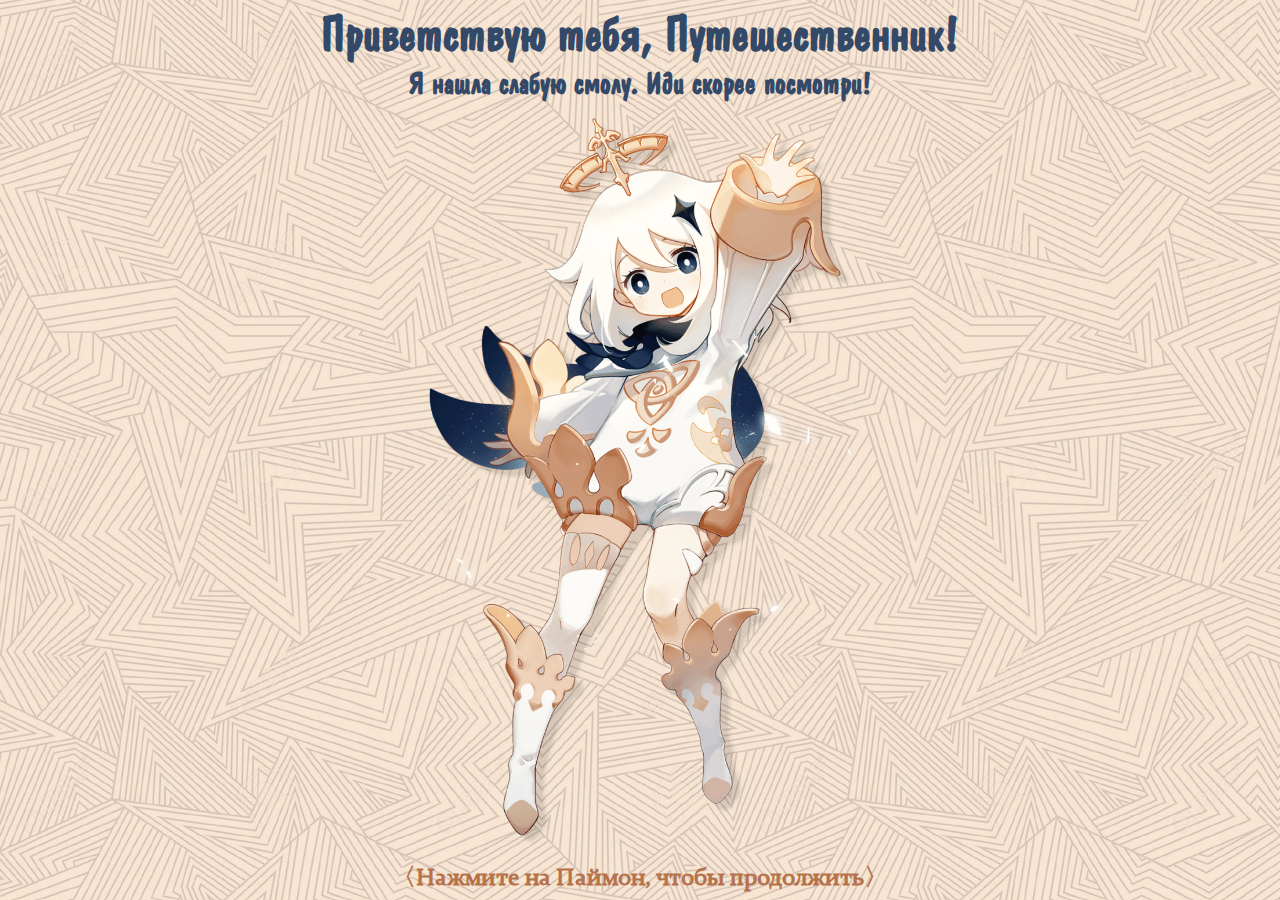
<file: index.html>
<!DOCTYPE html>
<html lang="ru">
<head>
	<meta charset="utf-8"/>
	<meta name="viewport" content="width=content-with; intial-scale=1.0" />
	<meta http-equiv="X-UA-Compatible" content="ie=edge" />
	<title>Site</title>
	<link rel="stylesheet" href="css/page1.css">
</head>
<body>
	<div class="page">
		<div class="content">
			<h1>Приветствую тебя, Путешественник!</h1>
			<h2>Я нашла слабую смолу. Иди скорее посмотри!</h2>
			<a href="cliker/page.html"><div class="img"></div></a>
			<h3>〈Нажмите на Паймон, чтобы продолжить〉</h3>
		</div>
	</div>
	
</body>
</html>
</file>
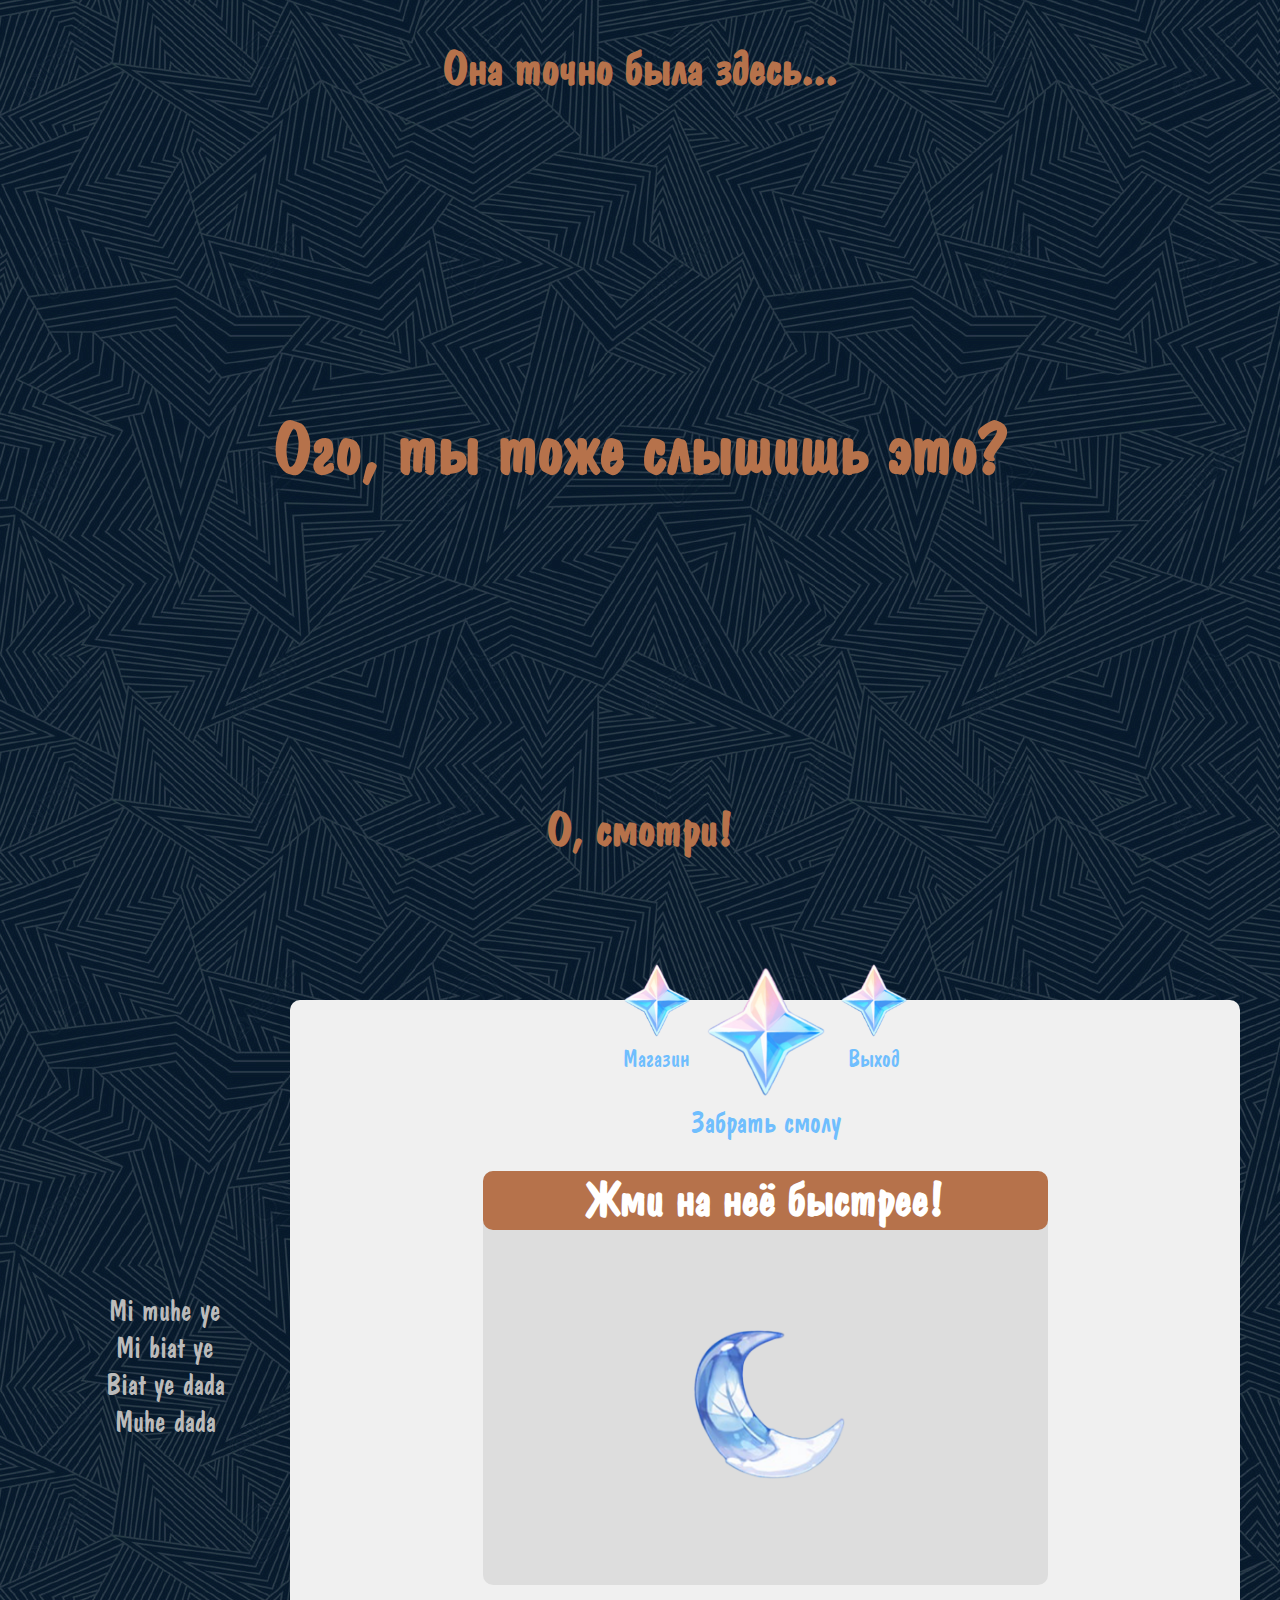
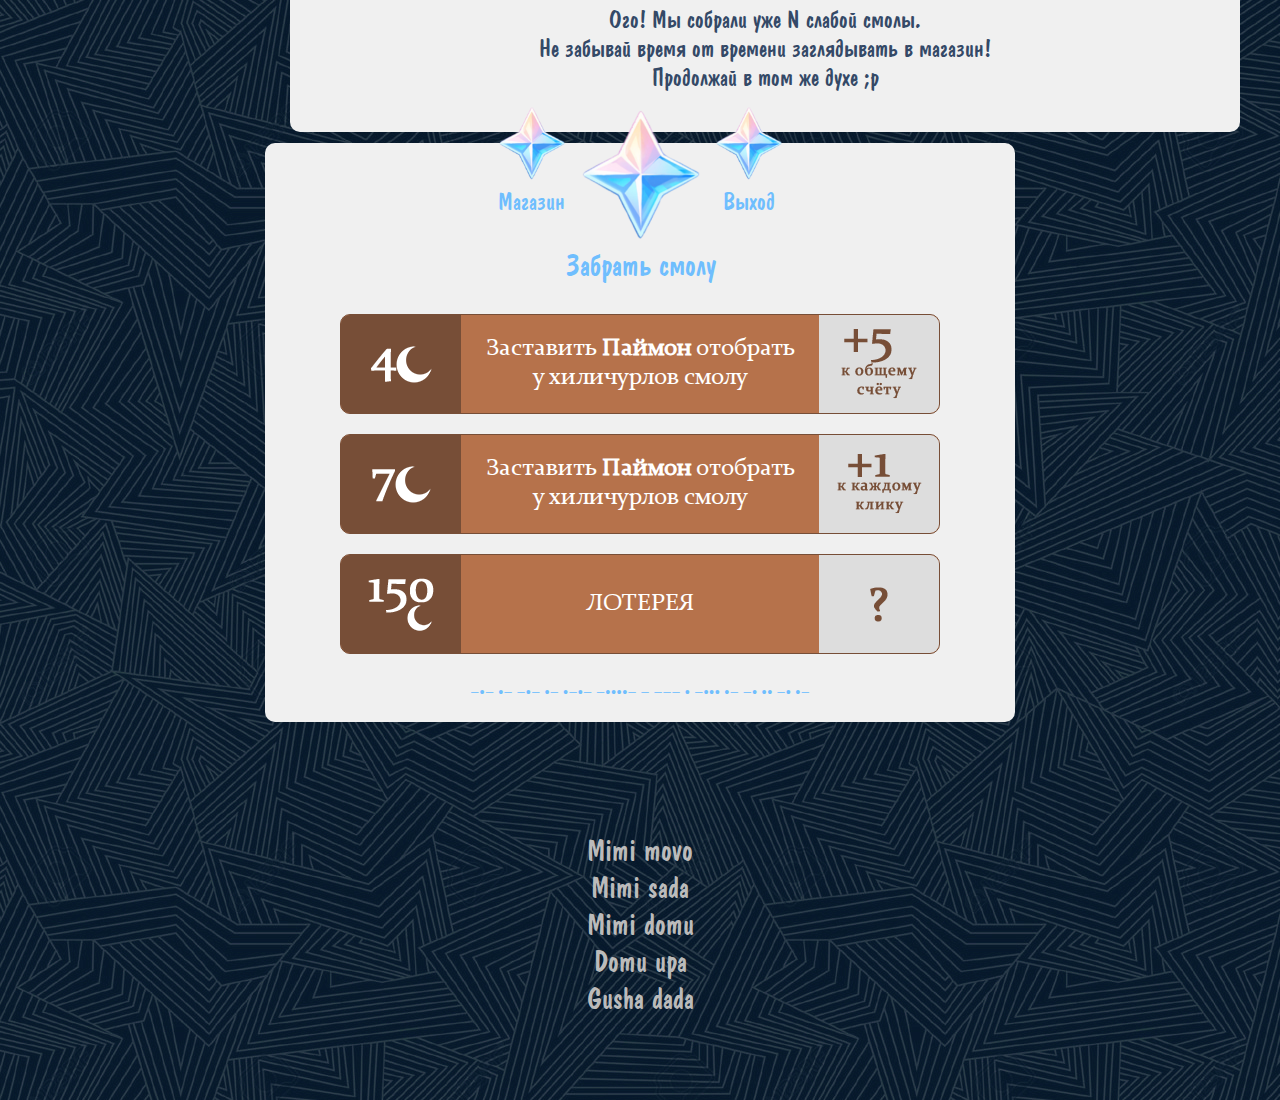
<file: cliker/page.html>
<!DOCTYPE html>
<html lang="ru">
<head>
	<meta charset="utf-8"/>
	<meta name="viewport" content="width=content-with; intial-scale=1.0" />
	<meta http-equiv="X-UA-Compatible" content="ie=edge" />
	<title>Site</title>
	<link rel="stylesheet" href="../css/page.css">
</head>
<body>
	
	<div class="page">
		<div class="walk-page">
			<h1>Она точно была здесь...</h1>
			<h1><span>Ого, ты тоже слышишь это?</span></h1>
			<h1>О, смотри!</h1>	
		</div>

		<div class="smola-page" id="smola">
			<div class="hil-song">
				Mi muhe ye<br>
				Mi biat ye<br>
				Biat ye dada<br>
				Muhe dada<br>
			</div>

			<div class="cliker">
				<div class="menu">
					<a href="#store">
						<img src="../src/img/prem.png" class="small"><br>
						Магазин
					</a>
					<a href="#smola">
						<img src="../src/img/prem.png" class="big"><br>
						<span>Забрать смолу</span>
					</a>
					<a href="../index.html">
						<img src="../src/img/prem.png" class="small"><br>
						Выход
					</a>
				</div>

				<div class="tap-tap">
					<h1>Жми на неё быстрее!</h1>
					<button><img src="../src/img/smola.png"></button>
				</div>

				<div class="sheeh">
					<p>Ого! Мы собрали уже N слабой смолы.</p>
					<p>Не забывай время от времени заглядывать в магазин!</p>
					<p>Продолжай в том же духе ;p</p>
				</div>
			</div>

			<div class="hil-song">
				Nini movo muhe yoyo<br>
				Nini movo mimi tomo<br>
				Lata movo mosi yoyo<br>
				Celi movo celi yoyo<br>
			</div>
		</div>

		<div class="store-page" id="store">
			<div class="tovar">
				<div class="menu">
					<a href="#store">
						<img src="../src/img/prem.png" class="small"><br>
						Магазин
					</a>
					<a href="#smola">
						<img src="../src/img/prem.png" class="big"><br>
						<span>Забрать смолу</span>
					</a>
					<a href="../index.html">
						<img src="../src/img/prem.png" class="small"><br>
						Выход
					</a>
				</div>

				<div>
					<button class="buy">
						<div class="bt left">
							<img src="../src/img/stoim/4.png">
						</div>
						<div class="bt center">
							<p>Заставить <b>Паймон</b> отобрать<br>у хиличурлов смолу</p>
						</div>
						<div class="bt right">
							<img src="../src/img/stoim/+5.png">
						</div>
					</button>

					<button class="buy">
						<div class="bt left">
							<img src="../src/img/stoim/7.png">
						</div>
						<div class="bt center">
							<p>Заставить <b>Паймон</b> отобрать<br>у хиличурлов смолу</p>
						</div>
						<div class="bt right">
							<img src="../src/img/stoim/+1.png">
						</div>
					</button>

					<button class="buy">
						<div class="bt left">
							<img src="../src/img/stoim/150.png">
						</div>
						<div class="bt center">
							<p>ЛОТЕРЕЯ</p>
						</div>
						<div class="bt right">
							<img src="../src/img/stoim/_.png">
						</div>
					</button>
				</div>
				<p class="cringe">−•− •− −•− •− •−•− −••••− − −−−   • −••• •− −• •• −• •− </p>
			</div>
			<div class="hil-song last">
				Mimi movo<br>
				Mimi sada<br>
				Mimi domu<br>
				Domu upa<br>
				Gusha dada<br>
			</div>
		</div>
		
	</div>
</body>
</html>
</file>
<file: css/page1.css>
@font-face {
    font-family: "a_DomIno";
    src: url(../src/font/a_DomIno.ttf);
}
@font-face {
    font-family: "Constantia";
    src: url(../src/font/Constantia.ttf);
}



*{
    padding: 0;
    margin: 0;
    font-size: 24px;
}
h1{
    color: #344967;
    font-size: 48px;
    font-family: "a_DomIno";
}
h2{
    color: #344967;
    font-size: 30px;
    font-family: "a_DomIno";
}
h3{
    color: #b6724b;
    font-size: 24px;
    font-family: "Constantia";
}




.page{
    height: 100vh;
    width: 100vw;
    background: url("../src/img/tyu1.jpg");
    display: flex;
    align-items: center;
}
.content{
    margin: 0 auto;

    text-align: center;
}
.img{
    width: 500px;
    height: 759px;
    background: url("../src/img/paimon1.png") no-repeat;
    background-size: cover;
    margin: 0 auto;
}
.img:hover{
    width: 500px;
    height: 759px;
    background: url("../src/img/paimon2.png") no-repeat;
    background-size: cover;
    margin: 0 auto;
    transition: all 0.2s;
}
</file>
<file: css/page.css>
@font-face {
    font-family: "a_DomIno";
    src: url(../src/font/a_DomIno.ttf);
}
@font-face {
    font-family: "Constantia";
    src: url(../src/font/Constantia.ttf);
}

::-webkit-scrollbar{
    width: 4px;
    height: 4px;
    }
    ::-webkit-scrollbar-thumb{
    background: #344967;
    border-radius: 0px;
    }
    ::-webkit-scrollbar-thumb:hover{
    background: #b6724b;
    }
    ::-webkit-scrollbar-track{
    background: #344967;
    border-radius: 0px;
    box-shadow: inset 0px 0px 0px 0px #344967;
    }

/*_______________Общее_______________*/
*{
    padding: 0;
    margin: 0;
    font-size: 24px;
    box-sizing: border-box;
}
h1{
    color: #b6724b;
    font-size: 48px;
    font-family: "a_DomIno";
}
h1 span{
    font-size: 72px;
}

h2{
    color: #b6724b;
    font-size: 30px;
    font-family: "a_DomIno";
}
h3{
    color: #344967;
    font-size: 24px;
    font-family: "Constantia";
}



/*_______________Стили страниц_______________*/
body{
    background: url("../src/img/tyu.jpg");
    touch-action: manipulation;
}
.page{
    display: flex;
    flex-direction: column;
}

.walk-page{
    height: 100vh;
    width: 100%;
    padding: 40px;

    display: flex;
    flex-direction: column;
    align-items: center;
    justify-content: space-between;
    position: relative;
}
.smola-page{
    height: 100vh;
    width: 100%;
    padding: 40px;

    display: flex; 
    flex-wrap: wrap;
    flex-direction: row;
    align-items: center;
    justify-content: space-around;
    position: relative;
}
.store-page{
    height: 100vh;
    width: 100%;
    padding: 40px;

    display: flex;
    flex-direction: column;
    align-items: center;
    justify-content: center;
    position: relative;
}

/*---Стили кликера---*/
.hil-song{
    color: #bbbbbb;
   font-size: 30px;
   font-family: "a_DomIno";
   text-align: center;
   white-space: nowrap;
   margin: 50px auto;
   width: 200px;
}
.cliker{
    width: 100%;
    max-width: 950px;
    
    background: #f0f0f0;
    border-radius: 10px;
    margin: 60px 0;
}

/*---Меню---*/
.menu{
 display: flex;
 flex-direction: row;
 justify-content: center;
 width: 100%;
 margin-bottom: 20px;
}
a{
 text-align: center;   
 text-decoration: none;
 color:#6fbefe;
 font-family: "a_DomIno";
 font-size: 24px;
 margin: -40px 0 10px;
}
a span{
    font-size: 30px;
}

.small{
    width: 66px;
}
.big{
    width: 118px;
}

/*---Кликер---*/
.tap-tap{
    width: 565px;
    margin: 20px auto 0;
    background: #dddddd;
    border-radius: 10px;

    text-align: center;
}

.tap-tap h1{
    color: white;
    background: #b6724b;
    border-radius: 10px;
}
.tap-tap button{
    margin: 100px auto;
    border: none;
    cursor: pointer;
    background: none;
}
.tap-tap button:active{
    transform: scale(0.7,0.7);
    transition: transform 0.1s;
}
.tap-tap button img{
    width: 160px;
}

.sheeh{
    text-align: center;
    margin: 20px auto 40px;
    font-family: "a_DomIno";
    color: #344967;
}

/*---Магазин---*/
.store-page h1 {
    margin-bottom: 40px;
    text-shadow: 
		-0   -1px 0   #344967,
		 0   -1px 0   #344967,
		-0    1px 0   #344967,
		 0    1px 0   #344967,
		-1px -0   0   #344967,
		 1px -0   0   #344967,
		-1px  0   0   #344967,
		 1px  0   0   #344967,
		-1px -1px 0   #344967,
		 1px -1px 0   #344967,
		-1px  1px 0   #344967,
		 1px  1px 0   #344967,
		-1px -1px 0   #344967,
		 1px -1px 0   #344967,
		-1px  1px 0   #344967,
		 1px  1px 0   #344967;
}
.tovar{
    width: 100%;
    max-width: 750px;
    
    background: #f0f0f0;
    border-radius: 10px;
    margin: 60px 0;
    text-align: center;
}

.buy{
    margin: 20px auto;
    width: 600px;
    height: 100px;

    display: flex;
    flex-direction: row;
    justify-content: space-between;
    align-items: center;
    

    background: #b6724b;
    border: 1px solid #774e37;
    border-radius: 10px;

    overflow: hidden;
    cursor: pointer;
}
.buy:hover{
    background-color: #c58a67;
    transition: background-color 0.1s;
}
.buy:active{
    transform: scale(0.95,0.95);
    transition: transform 0.1s;
}
.bt{
    height: 100%;
    display: flex;
    align-items: center;
    text-align: center;
    font-family: "Constantia";
}
.bt img{
    margin:0 auto;
}
.left{
    background: #774e37;
    width: 120px;
    font-size: 48px;
    color: white;
}
.center{
    color: white;
    font-size: 24px;
}
.right{
    background: #dddddd;
    width: 120px;
    color: #774e37;
}

.cringe{
    margin: 30px auto 20px;
    color:#6fbefe;
    font-size: 16px;
}

.last{
    margin-bottom: 200px;
}
</file>
